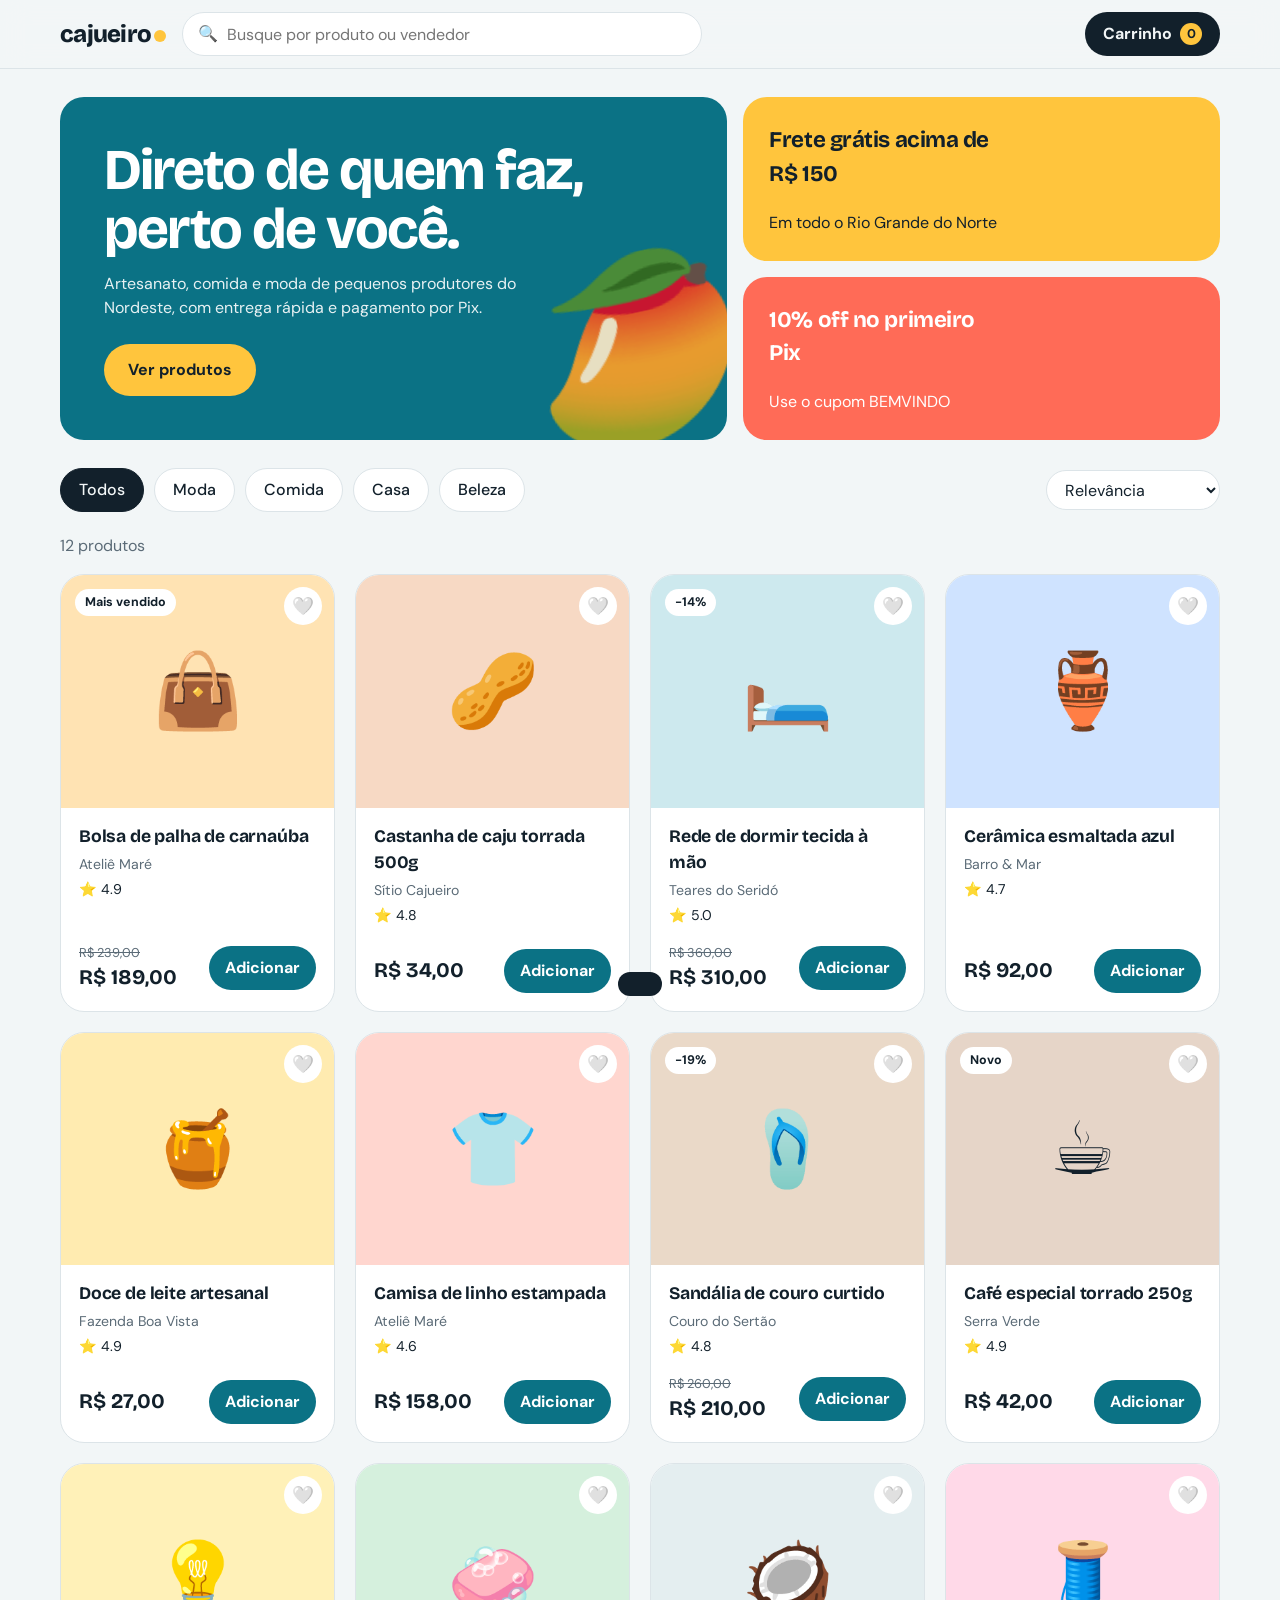
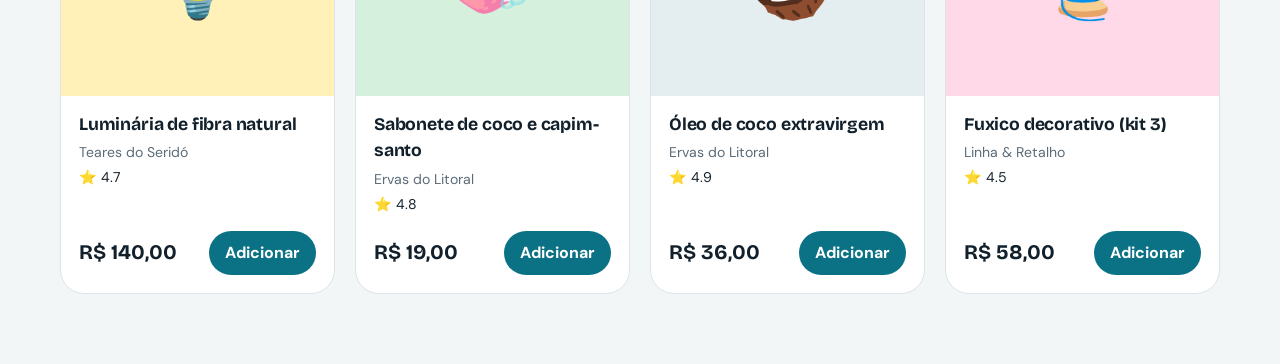
<file: index.html>
<!DOCTYPE html>
<html lang="pt-BR">
<head>
<meta charset="UTF-8">
<meta name="viewport" content="width=device-width, initial-scale=1">
<title>Cajueiro — Marketplace de produtos locais</title>
<link rel="stylesheet" href="css/styles.css">
<link rel="preconnect" href="https://fonts.googleapis.com">
<link href="https://fonts.googleapis.com/css2?family=Bricolage+Grotesque:wght@500;700;800&family=DM+Sans:wght@400;500;700&display=swap" rel="stylesheet">

</head>
<body>

<header>
  <div class="wrap bar">
    <div class="logo">cajueiro<i></i></div>
    <label class="search"><span>🔍</span><input id="q" type="search" placeholder="Busque por produto ou vendedor" aria-label="Buscar"></label>
    <button class="cart-btn" id="openCart" aria-label="Abrir carrinho">Carrinho <b id="cartCount">0</b></button>
  </div>
</header>

<main class="wrap">
  <section class="hero">
    <div class="hero-main">
      <div>
        <h1>Direto de quem faz, perto de você.</h1>
        <p>Artesanato, comida e moda de pequenos produtores do Nordeste, com entrega rápida e pagamento por Pix.</p>
      </div>
      <button class="cta" onclick="document.getElementById('lista').scrollIntoView({behavior:'smooth'})">Ver produtos</button>
      <div class="big" aria-hidden="true">🥭</div>
    </div>
    <div class="hero-side">
      <div class="tile a"><h3>Frete grátis acima de R$ 150</h3><span>Em todo o Rio Grande do Norte</span></div>
      <div class="tile b"><h3>10% off no primeiro Pix</h3><span>Use o cupom BEMVINDO</span></div>
    </div>
  </section>

  <section id="lista">
    <div class="filters" id="chips"></div>
    <p class="count" id="count"></p>
    <div class="grid" id="grid"></div>
  </section>
</main>

<div class="scrim" id="scrim"></div>
<aside class="drawer" aria-label="Carrinho">
  <header><h2>Seu carrinho</h2><button id="closeCart" aria-label="Fechar">✕</button></header>
  <div class="items" id="items"></div>
  <div class="total">
    <div class="line"><span>Total</span><span id="total">R$ 0,00</span></div>
    <button class="cta" id="checkout">Finalizar compra</button>
  </div>
</aside>
<div class="toast" id="toast" role="status"></div>

<script>
const products=[
 {id:1,n:"Bolsa de palha de carnaúba",s:"Ateliê Maré",c:"Moda",p:189,o:239,r:4.9,e:"👜",bg:"#FFE3B3",t:"Mais vendido"},
 {id:2,n:"Castanha de caju torrada 500g",s:"Sítio Cajueiro",c:"Comida",p:34,r:4.8,e:"🥜",bg:"#F7D9C4"},
 {id:3,n:"Rede de dormir tecida à mão",s:"Teares do Seridó",c:"Casa",p:310,o:360,r:5,e:"🛏️",bg:"#CDE9EE",t:"-14%"},
 {id:4,n:"Cerâmica esmaltada azul",s:"Barro & Mar",c:"Casa",p:92,r:4.7,e:"🏺",bg:"#CFE3FF"},
 {id:5,n:"Doce de leite artesanal",s:"Fazenda Boa Vista",c:"Comida",p:27,r:4.9,e:"🍯",bg:"#FFEBB0"},
 {id:6,n:"Camisa de linho estampada",s:"Ateliê Maré",c:"Moda",p:158,r:4.6,e:"👕",bg:"#FFD6CF"},
 {id:7,n:"Sandália de couro curtido",s:"Couro do Sertão",c:"Moda",p:210,o:260,r:4.8,e:"🩴",bg:"#EAD9C8",t:"-19%"},
 {id:8,n:"Café especial torrado 250g",s:"Serra Verde",c:"Comida",p:42,r:4.9,e:"☕",bg:"#E6D5C8",t:"Novo"},
 {id:9,n:"Luminária de fibra natural",s:"Teares do Seridó",c:"Casa",p:140,r:4.7,e:"💡",bg:"#FFF1B8"},
 {id:10,n:"Sabonete de coco e capim-santo",s:"Ervas do Litoral",c:"Beleza",p:19,r:4.8,e:"🧼",bg:"#D5F0DD"},
 {id:11,n:"Óleo de coco extravirgem",s:"Ervas do Litoral",c:"Beleza",p:36,r:4.9,e:"🥥",bg:"#E4EEF0"},
 {id:12,n:"Fuxico decorativo (kit 3)",s:"Linha & Retalho",c:"Casa",p:58,r:4.5,e:"🧵",bg:"#FFD9E8"}
];
const money=v=>v.toLocaleString("pt-BR",{style:"currency",currency:"BRL"});
const $=id=>document.getElementById(id);
const state={cat:"Todos",q:"",sort:"rel",cart:{},favs:new Set()};
const cats=["Todos",...new Set(products.map(p=>p.c))];

function renderChips(){
  $("chips").innerHTML=cats.map(c=>`<button class="chip" aria-pressed="${c===state.cat}" data-c="${c}">${c}</button>`).join("")+
  `<select id="sort" aria-label="Ordenar"><option value="rel">Relevância</option><option value="asc">Menor preço</option><option value="desc">Maior preço</option><option value="rate">Melhor avaliados</option></select>`;
  $("sort").value=state.sort;
}
function renderGrid(){
  let list=products.filter(p=>(state.cat==="Todos"||p.c===state.cat)&&(p.n+p.s).toLowerCase().includes(state.q));
  if(state.sort==="asc")list.sort((a,b)=>a.p-b.p);
  if(state.sort==="desc")list.sort((a,b)=>b.p-a.p);
  if(state.sort==="rate")list.sort((a,b)=>b.r-a.r);
  $("count").textContent=`${list.length} produto${list.length===1?"":"s"}`;
  $("grid").innerHTML=list.length?list.map(p=>`
   <article class="card">
    <div class="thumb" style="background:${p.bg}">${p.e}
      ${p.t?`<span class="tag">${p.t}</span>`:""}
      <button class="fav" data-fav="${p.id}" aria-label="Favoritar ${p.n}" aria-pressed="${state.favs.has(p.id)}">${state.favs.has(p.id)?"❤️":"🤍"}</button>
    </div>
    <div class="info">
      <h4>${p.n}</h4><span class="seller">${p.s}</span><span class="rate">⭐ ${p.r.toFixed(1)}</span>
      <div class="buy"><div class="price">${p.o?`<s>${money(p.o)}</s>`:""}${money(p.p)}</div>
      <button class="add" data-add="${p.id}">Adicionar</button></div>
    </div>
   </article>`).join(""):`<div class="empty">Nenhum produto encontrado. Tente outra busca ou categoria.</div>`;
}
function renderCart(){
  const ids=Object.keys(state.cart);
  let total=0,n=0;
  $("items").innerHTML=ids.length?ids.map(id=>{
    const p=products.find(x=>x.id==id),q=state.cart[id];total+=p.p*q;n+=q;
    return `<div class="row"><div class="mini" style="background:${p.bg}">${p.e}</div>
      <div><strong>${p.n}</strong><div class="seller">${money(p.p)}</div></div>
      <div class="qty"><button data-dec="${id}" aria-label="Diminuir">−</button><span>${q}</span><button data-inc="${id}" aria-label="Aumentar">+</button></div></div>`;
  }).join(""):`<p class="empty">Seu carrinho está vazio. Adicione um produto para começar.</p>`;
  $("total").textContent=money(total);$("cartCount").textContent=n;
}
function toast(msg){const t=$("toast");t.textContent=msg;t.classList.add("show");clearTimeout(toast.t);toast.t=setTimeout(()=>t.classList.remove("show"),1800)}
const setCart=(id,d)=>{state.cart[id]=(state.cart[id]||0)+d;if(state.cart[id]<=0)delete state.cart[id];renderCart()};

document.addEventListener("click",e=>{
  const t=e.target.closest("button");if(!t)return;
  if(t.dataset.c){state.cat=t.dataset.c;renderChips();renderGrid()}
  if(t.dataset.add){setCart(+t.dataset.add,1);toast("Adicionado ao carrinho")}
  if(t.dataset.inc)setCart(+t.dataset.inc,1);
  if(t.dataset.dec)setCart(+t.dataset.dec,-1);
  if(t.dataset.fav){const id=+t.dataset.fav;state.favs.has(id)?state.favs.delete(id):state.favs.add(id);renderGrid()}
  if(t.id==="checkout")toast(Object.keys(state.cart).length?"Pedido enviado! Pague com Pix.":"Adicione itens antes de finalizar");
});
document.addEventListener("change",e=>{if(e.target.id==="sort"){state.sort=e.target.value;renderGrid()}});
$("q").addEventListener("input",e=>{state.q=e.target.value.toLowerCase();renderGrid()});
const toggle=o=>document.body.classList.toggle("open",o);
$("openCart").onclick=()=>toggle(true);$("closeCart").onclick=()=>toggle(false);$("scrim").onclick=()=>toggle(false);
document.addEventListener("keydown",e=>{if(e.key==="Escape")toggle(false)});

renderChips();renderGrid();renderCart();
</script>
</body>
</html>
</file>
<file: css/styles.css>
:root{
  --bg:#F2F6F7; --surface:#FFFFFF; --ink:#12202B; --muted:#5B6B77; --line:#DCE4E8;
  --brand:#0B7285; --brand-ink:#FFFFFF; --sun:#FFC53D; --coral:#FF6B57;
  --r-lg:24px; --r-md:14px; --r-pill:999px;
  --font-d:"Bricolage Grotesque",system-ui,sans-serif; --font-b:"DM Sans",system-ui,sans-serif;
}
@media (prefers-color-scheme:dark){
  :root{--bg:#0D161C; --surface:#15222B; --ink:#EAF1F4; --muted:#93A5B0; --line:#25363F; --brand:#3CC4DA; --brand-ink:#06242B;}
}
*{box-sizing:border-box;margin:0}
body{font-family:var(--font-b);background:var(--bg);color:var(--ink);line-height:1.5}
button{font:inherit;color:inherit;cursor:pointer;border:0;background:none}
:focus-visible{outline:3px solid var(--brand);outline-offset:2px}
.wrap{max-width:1200px;margin:0 auto;padding:0 20px}

/* Header */
header{position:sticky;top:0;z-index:20;background:color-mix(in srgb,var(--bg) 85%,transparent);backdrop-filter:blur(14px);border-bottom:1px solid var(--line)}
.bar{display:flex;align-items:center;gap:16px;height:68px}
.logo{font-family:var(--font-d);font-weight:800;font-size:1.5rem;letter-spacing:-.03em}
.logo i{display:inline-block;width:12px;height:12px;border-radius:50%;background:var(--sun);margin-left:3px}
.search{flex:1;max-width:520px;position:relative}
.search input{width:100%;height:44px;border-radius:var(--r-pill);border:1px solid var(--line);background:var(--surface);color:var(--ink);padding:0 18px 0 44px;font:inherit}
.search span{position:absolute;left:16px;top:10px}
.cart-btn{margin-left:auto;height:44px;padding:0 18px;border-radius:var(--r-pill);background:var(--ink);color:var(--bg);font-weight:700;display:flex;gap:8px;align-items:center}
.cart-btn b{background:var(--sun);color:#12202B;border-radius:var(--r-pill);min-width:22px;height:22px;display:grid;place-items:center;font-size:.8rem}

/* Hero */
.hero{display:grid;grid-template-columns:1.4fr 1fr;gap:16px;margin:28px 0}
.hero-main{background:var(--brand);color:var(--brand-ink);border-radius:var(--r-lg);padding:44px;display:flex;flex-direction:column;justify-content:space-between;min-height:340px;position:relative;overflow:hidden}
.hero-main h1{font-family:var(--font-d);font-size:clamp(2rem,4.5vw,3.6rem);line-height:1.02;letter-spacing:-.035em;max-width:14ch}
.hero-main p{max-width:40ch;opacity:.9;margin:14px 0 24px}
.hero-main .big{position:absolute;right:-20px;bottom:-40px;font-size:11rem;opacity:.9;transform:rotate(-12deg)}
.cta{align-self:flex-start;background:var(--sun);color:#12202B;font-weight:700;padding:14px 24px;border-radius:var(--r-pill)}
.hero-side{display:grid;grid-template-rows:1fr 1fr;gap:16px}
.tile{border-radius:var(--r-lg);padding:26px;display:flex;flex-direction:column;justify-content:space-between}
.tile h3{font-family:var(--font-d);font-size:1.4rem;letter-spacing:-.02em;max-width:16ch}
.tile.a{background:var(--sun);color:#12202B}
.tile.b{background:var(--coral);color:#fff}

/* Filters */
.filters{display:flex;gap:10px;align-items:center;flex-wrap:wrap;margin-bottom:22px}
.chip{padding:9px 18px;border-radius:var(--r-pill);border:1px solid var(--line);background:var(--surface);font-weight:500}
.chip[aria-pressed="true"]{background:var(--ink);color:var(--bg);border-color:var(--ink)}
select{margin-left:auto;height:40px;border-radius:var(--r-pill);border:1px solid var(--line);background:var(--surface);color:var(--ink);padding:0 14px;font:inherit}
.count{color:var(--muted);margin-bottom:16px}

/* Grid */
.grid{display:grid;grid-template-columns:repeat(auto-fill,minmax(250px,1fr));gap:20px;padding-bottom:70px}
.card{background:var(--surface);border-radius:var(--r-lg);overflow:hidden;border:1px solid var(--line);display:flex;flex-direction:column;transition:transform .2s,box-shadow .2s}
.card:hover{transform:translateY(-4px);box-shadow:0 14px 30px -14px rgba(11,40,50,.35)}
.thumb{aspect-ratio:1/0.85;display:grid;place-items:center;font-size:4.6rem;position:relative}
.tag{position:absolute;left:14px;top:14px;background:var(--surface);color:var(--ink);font-size:.78rem;font-weight:700;padding:4px 10px;border-radius:var(--r-pill)}
.fav{position:absolute;right:12px;top:12px;width:38px;height:38px;border-radius:50%;background:var(--surface);display:grid;place-items:center;font-size:1.1rem}
.info{padding:16px 18px 18px;display:flex;flex-direction:column;gap:4px;flex:1}
.info h4{font-family:var(--font-d);font-size:1.1rem;letter-spacing:-.01em}
.seller{color:var(--muted);font-size:.88rem}
.rate{font-size:.88rem}
.buy{display:flex;align-items:center;justify-content:space-between;margin-top:auto;padding-top:12px}
.price{font-family:var(--font-d);font-weight:700;font-size:1.3rem}
.price s{display:block;color:var(--muted);font-size:.8rem;font-weight:400;font-family:var(--font-b)}
.add{background:var(--brand);color:var(--brand-ink);font-weight:700;padding:10px 16px;border-radius:var(--r-pill)}
.empty{grid-column:1/-1;text-align:center;padding:60px 0;color:var(--muted)}

/* Drawer */
.scrim{position:fixed;inset:0;background:rgba(5,12,16,.5);opacity:0;pointer-events:none;transition:opacity .25s;z-index:30}
.drawer{position:fixed;top:0;right:0;height:100%;width:min(420px,100%);background:var(--surface);z-index:31;transform:translateX(100%);transition:transform .3s;display:flex;flex-direction:column}
body.open .scrim{opacity:1;pointer-events:auto}
body.open .drawer{transform:none}
.drawer header{position:static;display:flex;justify-content:space-between;align-items:center;padding:20px;background:none;backdrop-filter:none}
.drawer h2{font-family:var(--font-d)}
.items{flex:1;overflow:auto;padding:0 20px}
.row{display:flex;gap:14px;align-items:center;padding:14px 0;border-bottom:1px solid var(--line)}
.row .mini{width:56px;height:56px;border-radius:var(--r-md);display:grid;place-items:center;font-size:1.8rem}
.row div:nth-child(2){flex:1}
.qty{display:flex;align-items:center;gap:8px}
.qty button{width:28px;height:28px;border-radius:50%;border:1px solid var(--line)}
.total{padding:20px;border-top:1px solid var(--line)}
.total .line{display:flex;justify-content:space-between;font-weight:700;font-size:1.2rem;margin-bottom:14px}
.total .cta{width:100%;text-align:center}
.toast{position:fixed;left:50%;bottom:24px;transform:translate(-50%,120px);background:var(--ink);color:var(--bg);padding:12px 22px;border-radius:var(--r-pill);transition:transform .3s;z-index:40}
.toast.show{transform:translate(-50%,0)}

@media(max-width:820px){
  .hero{grid-template-columns:1fr}.hero-main{padding:28px}.hero-side{grid-template-rows:none;grid-template-columns:1fr 1fr}
  .search{display:none}
}
@media(prefers-reduced-motion:reduce){*{transition:none!important}}
</file>
